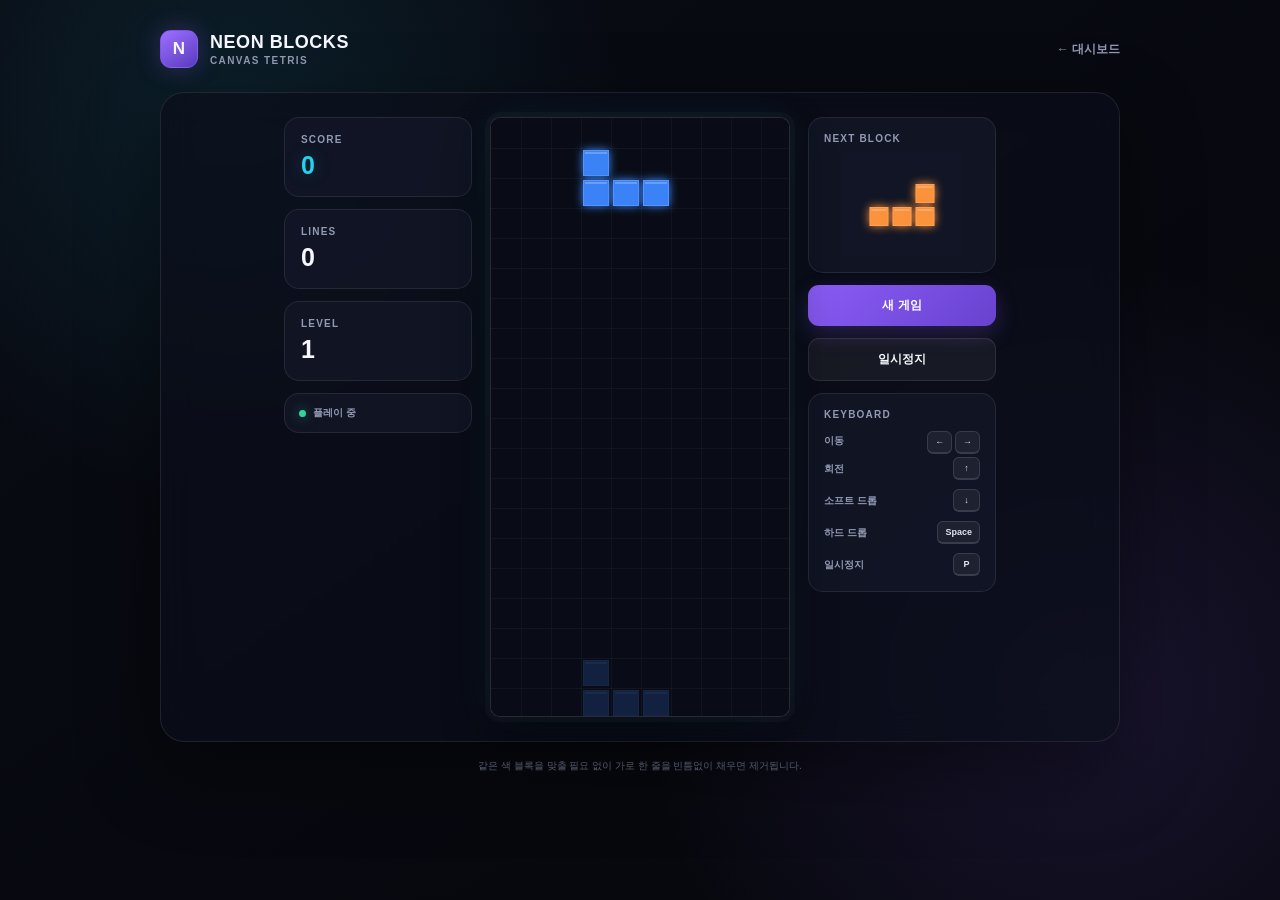
<file: index2.html>
<!DOCTYPE html>
<html lang="ko">
<head>
    <meta charset="UTF-8">
    <meta name="viewport" content="width=device-width, initial-scale=1.0">
    <meta name="description" content="HTML Canvas로 만든 테트리스 게임">
    <link rel="icon" href="data:image/svg+xml,%3Csvg xmlns='http://www.w3.org/2000/svg' viewBox='0 0 100 100'%3E%3Ctext y='.9em' font-size='90'%3E🟪%3C/text%3E%3C/svg%3E">
    <title>NEON BLOCKS · Tetris</title>

    <style>
        :root {
            color-scheme: dark;
            --bg: #080a12;
            --panel: rgba(18, 22, 38, 0.88);
            --panel-strong: #111525;
            --line: rgba(255, 255, 255, 0.09);
            --text: #f7f8ff;
            --muted: #939bb4;
            --violet: #8b5cf6;
            --cyan: #22d3ee;
            --green: #34d399;
            --shadow: 0 28px 80px rgba(0, 0, 0, 0.42);
        }

        * {
            box-sizing: border-box;
        }

        html,
        body {
            min-height: 100%;
        }

        body {
            margin: 0;
            overflow-x: hidden;
            background:
                radial-gradient(circle at 18% 12%, rgba(34, 211, 238, 0.1), transparent 30%),
                radial-gradient(circle at 85% 78%, rgba(139, 92, 246, 0.14), transparent 34%),
                linear-gradient(145deg, #090b14 0%, #06070c 100%);
            color: var(--text);
            font-family: Inter, Pretendard, -apple-system, BlinkMacSystemFont,
                "Segoe UI", "Noto Sans KR", sans-serif;
            -webkit-font-smoothing: antialiased;
        }

        button {
            font: inherit;
        }

        .ambient-grid {
            position: fixed;
            inset: 0;
            z-index: -1;
            opacity: 0.24;
            background-image:
                linear-gradient(rgba(255, 255, 255, 0.025) 1px, transparent 1px),
                linear-gradient(90deg, rgba(255, 255, 255, 0.025) 1px, transparent 1px);
            background-size: 34px 34px;
            mask-image: linear-gradient(to bottom, black, transparent 88%);
            pointer-events: none;
        }

        .app {
            width: min(960px, calc(100% - 32px));
            margin: 0 auto;
            padding: 30px 0 48px;
        }

        .topbar {
            display: flex;
            align-items: center;
            justify-content: space-between;
            margin-bottom: 24px;
        }

        .brand {
            display: flex;
            align-items: center;
            gap: 12px;
        }

        .brand-mark {
            width: 38px;
            height: 38px;
            display: grid;
            place-items: center;
            border: 1px solid rgba(139, 92, 246, 0.5);
            border-radius: 11px;
            background: linear-gradient(145deg, #9d70ff, #5b3dc4);
            box-shadow: 0 0 25px rgba(139, 92, 246, 0.3);
            font-size: 17px;
            font-weight: 900;
        }

        .brand-name {
            font-size: 18px;
            font-weight: 900;
            letter-spacing: 0.03em;
        }

        .brand-subtitle {
            display: block;
            margin-top: 2px;
            color: var(--muted);
            font-size: 10px;
            font-weight: 700;
            letter-spacing: 0.14em;
        }

        .back-link {
            color: var(--muted);
            font-size: 12px;
            font-weight: 700;
            text-decoration: none;
        }

        .back-link:hover {
            color: var(--text);
        }

        .game-shell {
            display: grid;
            grid-template-columns: 188px 300px 188px;
            justify-content: center;
            gap: 18px;
            padding: 24px;
            border: 1px solid var(--line);
            border-radius: 24px;
            background: rgba(12, 15, 27, 0.72);
            box-shadow: var(--shadow);
            backdrop-filter: blur(18px);
        }

        .side-panel {
            display: flex;
            flex-direction: column;
            gap: 12px;
        }

        .panel-card {
            border: 1px solid var(--line);
            border-radius: 15px;
            background: var(--panel);
        }

        .stat-card {
            padding: 16px;
        }

        .stat-label,
        .panel-label {
            display: block;
            color: var(--muted);
            font-size: 10px;
            font-weight: 800;
            letter-spacing: 0.12em;
            text-transform: uppercase;
        }

        .stat-value {
            display: block;
            margin-top: 6px;
            font-variant-numeric: tabular-nums;
            font-size: 25px;
            font-weight: 900;
            letter-spacing: -0.04em;
        }

        .stat-accent {
            color: var(--cyan);
            text-shadow: 0 0 18px rgba(34, 211, 238, 0.25);
        }

        .board-wrap {
            position: relative;
            width: 300px;
            height: 600px;
            overflow: hidden;
            border: 1px solid rgba(255, 255, 255, 0.13);
            border-radius: 10px;
            background: #090c16;
            box-shadow:
                0 0 0 5px rgba(255, 255, 255, 0.025),
                0 20px 46px rgba(0, 0, 0, 0.42),
                0 0 38px rgba(34, 211, 238, 0.07);
        }

        #game-canvas {
            width: 300px;
            height: 600px;
            display: block;
        }

        .game-overlay {
            position: absolute;
            inset: 0;
            display: grid;
            place-items: center;
            padding: 26px;
            opacity: 0;
            visibility: hidden;
            background: rgba(5, 7, 13, 0.82);
            backdrop-filter: blur(6px);
            transition: opacity 180ms ease, visibility 180ms ease;
        }

        .game-overlay.visible {
            opacity: 1;
            visibility: visible;
        }

        .overlay-content {
            text-align: center;
        }

        .overlay-kicker {
            color: var(--cyan);
            font-size: 10px;
            font-weight: 900;
            letter-spacing: 0.18em;
            text-transform: uppercase;
        }

        .overlay-title {
            margin: 9px 0 7px;
            font-size: 30px;
            letter-spacing: -0.05em;
        }

        .overlay-description {
            margin: 0 0 20px;
            color: var(--muted);
            font-size: 12px;
            line-height: 1.6;
        }

        .primary-button,
        .secondary-button {
            width: 100%;
            border: 0;
            border-radius: 11px;
            padding: 12px 14px;
            cursor: pointer;
            font-size: 12px;
            font-weight: 850;
            transition: transform 120ms ease, filter 120ms ease;
        }

        .primary-button {
            color: #fff;
            background: linear-gradient(135deg, #8b5cf6, #6842cf);
            box-shadow: 0 8px 22px rgba(139, 92, 246, 0.24);
        }

        .secondary-button {
            color: var(--text);
            border: 1px solid var(--line);
            background: rgba(255, 255, 255, 0.055);
        }

        .primary-button:hover,
        .secondary-button:hover {
            filter: brightness(1.12);
        }

        .primary-button:active,
        .secondary-button:active {
            transform: translateY(1px);
        }

        .next-card {
            padding: 15px;
        }

        #next-canvas {
            width: 120px;
            height: 104px;
            display: block;
            margin: 9px auto 0;
        }

        .controls-card {
            padding: 15px;
        }

        .key-list {
            display: grid;
            gap: 9px;
            margin-top: 14px;
        }

        .key-row {
            display: flex;
            align-items: center;
            justify-content: space-between;
            color: var(--muted);
            font-size: 10px;
            font-weight: 650;
        }

        kbd {
            min-width: 27px;
            padding: 5px 7px;
            border: 1px solid rgba(255, 255, 255, 0.12);
            border-bottom-width: 2px;
            border-radius: 6px;
            color: #dfe4f3;
            background: rgba(255, 255, 255, 0.06);
            font-family: inherit;
            font-size: 9px;
            font-weight: 800;
            text-align: center;
        }

        .status {
            display: flex;
            align-items: center;
            gap: 7px;
            padding: 12px 14px;
            color: var(--muted);
            font-size: 10px;
            font-weight: 750;
        }

        .status-dot {
            width: 7px;
            height: 7px;
            border-radius: 50%;
            background: var(--green);
            box-shadow: 0 0 12px rgba(52, 211, 153, 0.55);
        }

        .status.paused .status-dot {
            background: var(--orange);
            box-shadow: 0 0 12px rgba(245, 158, 11, 0.45);
        }

        .status.over .status-dot {
            background: #f43f5e;
            box-shadow: 0 0 12px rgba(244, 63, 94, 0.45);
        }

        .mobile-controls {
            display: none;
            grid-template-columns: repeat(5, 1fr);
            gap: 8px;
            margin-top: 16px;
        }

        .mobile-control {
            min-height: 50px;
            border: 1px solid var(--line);
            border-radius: 12px;
            color: var(--text);
            background: var(--panel);
            cursor: pointer;
            font-size: 17px;
            font-weight: 900;
            touch-action: manipulation;
        }

        .mobile-control:active {
            color: var(--cyan);
            background: rgba(34, 211, 238, 0.1);
        }

        .help-text {
            margin: 16px 0 0;
            color: #6f7890;
            font-size: 10px;
            line-height: 1.6;
            text-align: center;
        }

        @media (max-width: 760px) {
            .app {
                width: min(100% - 20px, 560px);
                padding-top: 18px;
            }

            .game-shell {
                grid-template-columns: 1fr 1fr;
                gap: 12px;
                padding: 14px;
            }

            .board-wrap {
                grid-column: 1 / -1;
                grid-row: 1;
                justify-self: center;
            }

            .side-panel.left,
            .side-panel.right {
                grid-row: 2;
            }

            .controls-card {
                display: none;
            }

            .mobile-controls {
                display: grid;
            }
        }

        @media (max-width: 380px) {
            .game-shell {
                margin-inline: -4px;
                padding-inline: 8px;
            }

            .board-wrap,
            #game-canvas {
                width: 280px;
            }

            .board-wrap {
                height: 560px;
            }

            #game-canvas {
                height: 560px;
            }
        }
    </style>
</head>

<body>
    <div class="ambient-grid" aria-hidden="true"></div>

    <main class="app">
        <header class="topbar">
            <div class="brand">
                <span class="brand-mark" aria-hidden="true">N</span>
                <div>
                    <span class="brand-name">NEON BLOCKS</span>
                    <span class="brand-subtitle">CANVAS TETRIS</span>
                </div>
            </div>
            <a class="back-link" href="/">← 대시보드</a>
        </header>

        <section class="game-shell" aria-label="테트리스 게임">
            <aside class="side-panel left">
                <div class="panel-card stat-card">
                    <span class="stat-label">Score</span>
                    <strong class="stat-value stat-accent" id="score">0</strong>
                </div>
                <div class="panel-card stat-card">
                    <span class="stat-label">Lines</span>
                    <strong class="stat-value" id="lines">0</strong>
                </div>
                <div class="panel-card stat-card">
                    <span class="stat-label">Level</span>
                    <strong class="stat-value" id="level">1</strong>
                </div>
                <div class="panel-card status" id="status" role="status" aria-live="polite">
                    <span class="status-dot" aria-hidden="true"></span>
                    <span id="status-text">플레이 중</span>
                </div>
            </aside>

            <div class="board-wrap">
                <canvas id="game-canvas" aria-label="테트리스 플레이 영역">
                    브라우저가 Canvas를 지원하지 않습니다.
                </canvas>
                <div class="game-overlay" id="game-overlay">
                    <div class="overlay-content">
                        <span class="overlay-kicker" id="overlay-kicker">Game paused</span>
                        <h1 class="overlay-title" id="overlay-title">일시정지</h1>
                        <p class="overlay-description" id="overlay-description">
                            준비되면 게임을 계속하세요.
                        </p>
                        <button class="primary-button" id="overlay-button" type="button">
                            계속하기
                        </button>
                    </div>
                </div>
            </div>

            <aside class="side-panel right">
                <div class="panel-card next-card">
                    <span class="panel-label">Next block</span>
                    <canvas id="next-canvas" aria-label="다음 블록 미리보기"></canvas>
                </div>

                <button class="primary-button" id="restart-button" type="button">
                    새 게임
                </button>
                <button class="secondary-button" id="pause-button" type="button">
                    일시정지
                </button>

                <div class="panel-card controls-card">
                    <span class="panel-label">Keyboard</span>
                    <div class="key-list">
                        <div class="key-row"><span>이동</span><span><kbd>←</kbd> <kbd>→</kbd></span></div>
                        <div class="key-row"><span>회전</span><kbd>↑</kbd></div>
                        <div class="key-row"><span>소프트 드롭</span><kbd>↓</kbd></div>
                        <div class="key-row"><span>하드 드롭</span><kbd>Space</kbd></div>
                        <div class="key-row"><span>일시정지</span><kbd>P</kbd></div>
                    </div>
                </div>
            </aside>
        </section>

        <nav class="mobile-controls" aria-label="모바일 게임 조작">
            <button class="mobile-control" type="button" data-action="left" aria-label="왼쪽 이동">←</button>
            <button class="mobile-control" type="button" data-action="rotate" aria-label="회전">↻</button>
            <button class="mobile-control" type="button" data-action="down" aria-label="아래 이동">↓</button>
            <button class="mobile-control" type="button" data-action="right" aria-label="오른쪽 이동">→</button>
            <button class="mobile-control" type="button" data-action="drop" aria-label="하드 드롭">⇊</button>
        </nav>

        <p class="help-text">
            같은 색 블록을 맞출 필요 없이 가로 한 줄을 빈틈없이 채우면 제거됩니다.
        </p>
    </main>

    <script>
        // 게임 보드와 블록의 기본 규격입니다.
        const COLS = 10;
        const ROWS = 20;
        const BLOCK_SIZE = 30;
        const SCORE_TABLE = [0, 100, 300, 500, 800];

        const PIECES = {
            I: {
                color: "#22d3ee",
                shape: [[1, 1, 1, 1]]
            },
            J: {
                color: "#3b82f6",
                shape: [[1, 0, 0], [1, 1, 1]]
            },
            L: {
                color: "#fb923c",
                shape: [[0, 0, 1], [1, 1, 1]]
            },
            O: {
                color: "#facc15",
                shape: [[1, 1], [1, 1]]
            },
            S: {
                color: "#34d399",
                shape: [[0, 1, 1], [1, 1, 0]]
            },
            T: {
                color: "#a78bfa",
                shape: [[0, 1, 0], [1, 1, 1]]
            },
            Z: {
                color: "#fb7185",
                shape: [[1, 1, 0], [0, 1, 1]]
            }
        };

        const canvas = document.querySelector("#game-canvas");
        const context = canvas.getContext("2d");
        const nextCanvas = document.querySelector("#next-canvas");
        const nextContext = nextCanvas.getContext("2d");

        let board;
        let activePiece;
        let nextType;
        let pieceBag = [];
        let score;
        let lines;
        let level;
        let dropInterval;
        let dropCounter;
        let previousTime;
        let paused;
        let gameOver;
        let animationId;

        // 고해상도 화면에서도 Canvas가 선명하게 보이도록 픽셀 비율을 맞춥니다.
        function setupCanvas(target, targetContext, width, height) {
            const ratio = window.devicePixelRatio || 1;
            target.width = width * ratio;
            target.height = height * ratio;
            targetContext.setTransform(ratio, 0, 0, ratio, 0, 0);
        }

        setupCanvas(canvas, context, COLS * BLOCK_SIZE, ROWS * BLOCK_SIZE);
        setupCanvas(nextCanvas, nextContext, 120, 104);

        // 7종 블록을 한 번씩 섞어 사용하는 bag 방식으로 다음 블록을 선택합니다.
        function takeFromBag() {
            if (pieceBag.length === 0) {
                pieceBag = Object.keys(PIECES);
                for (let index = pieceBag.length - 1; index > 0; index -= 1) {
                    const randomIndex = Math.floor(Math.random() * (index + 1));
                    [pieceBag[index], pieceBag[randomIndex]] =
                        [pieceBag[randomIndex], pieceBag[index]];
                }
            }
            return pieceBag.pop();
        }

        function cloneMatrix(matrix) {
            return matrix.map((row) => [...row]);
        }

        function createPiece(type) {
            const matrix = cloneMatrix(PIECES[type].shape);
            return {
                type,
                matrix,
                row: 0,
                col: Math.floor((COLS - matrix[0].length) / 2)
            };
        }

        function spawnPiece() {
            activePiece = createPiece(nextType || takeFromBag());
            nextType = takeFromBag();
            drawNextPiece();

            if (hasCollision(activePiece, 0, 0, activePiece.matrix)) {
                endGame();
            }
        }

        // 이동하거나 회전한 블록이 벽·바닥·쌓인 블록과 겹치는지 검사합니다.
        function hasCollision(piece, rowOffset, colOffset, matrix) {
            for (let row = 0; row < matrix.length; row += 1) {
                for (let col = 0; col < matrix[row].length; col += 1) {
                    if (!matrix[row][col]) {
                        continue;
                    }

                    const boardRow = piece.row + row + rowOffset;
                    const boardCol = piece.col + col + colOffset;

                    if (
                        boardCol < 0 ||
                        boardCol >= COLS ||
                        boardRow >= ROWS ||
                        (boardRow >= 0 && board[boardRow][boardCol])
                    ) {
                        return true;
                    }
                }
            }
            return false;
        }

        function movePiece(colOffset) {
            if (paused || gameOver) {
                return;
            }
            if (!hasCollision(activePiece, 0, colOffset, activePiece.matrix)) {
                activePiece.col += colOffset;
                draw();
            }
        }

        function softDrop(manual = true) {
            if (paused || gameOver) {
                return;
            }

            if (!hasCollision(activePiece, 1, 0, activePiece.matrix)) {
                activePiece.row += 1;
                if (manual) {
                    score += 1;
                    updateStats();
                }
            } else {
                lockPiece();
            }
            dropCounter = 0;
            draw();
        }

        function hardDrop() {
            if (paused || gameOver) {
                return;
            }

            let distance = 0;
            while (!hasCollision(activePiece, 1, 0, activePiece.matrix)) {
                activePiece.row += 1;
                distance += 1;
            }
            score += distance * 2;
            lockPiece();
            dropCounter = 0;
            draw();
        }

        function rotatePiece() {
            if (paused || gameOver) {
                return;
            }

            const rotated = activePiece.matrix[0].map((_, column) =>
                activePiece.matrix.map((row) => row[column]).reverse()
            );

            for (const kick of [0, -1, 1, -2, 2]) {
                if (!hasCollision(activePiece, 0, kick, rotated)) {
                    activePiece.matrix = rotated;
                    activePiece.col += kick;
                    draw();
                    return;
                }
            }
        }

        // 바닥에 닿은 블록을 보드에 합치고 완성된 줄을 제거합니다.
        function lockPiece() {
            activePiece.matrix.forEach((row, rowIndex) => {
                row.forEach((value, colIndex) => {
                    if (value) {
                        const boardRow = activePiece.row + rowIndex;
                        if (boardRow >= 0) {
                            board[boardRow][activePiece.col + colIndex] =
                                activePiece.type;
                        }
                    }
                });
            });

            clearCompletedLines();
            spawnPiece();
            updateStats();
        }

        function clearCompletedLines() {
            let cleared = 0;

            for (let row = ROWS - 1; row >= 0; row -= 1) {
                if (board[row].every(Boolean)) {
                    board.splice(row, 1);
                    board.unshift(Array(COLS).fill(null));
                    cleared += 1;
                    row += 1;
                }
            }

            if (cleared > 0) {
                score += SCORE_TABLE[cleared] * level;
                lines += cleared;
                level = Math.floor(lines / 10) + 1;
                dropInterval = Math.max(90, 850 - (level - 1) * 65);
            }
        }

        // 현재 블록 아래의 착지 예상 위치를 계산해 고스트 블록으로 표시합니다.
        function getGhostRow() {
            let offset = 0;
            while (!hasCollision(activePiece, offset + 1, 0, activePiece.matrix)) {
                offset += 1;
            }
            return activePiece.row + offset;
        }

        function drawCell(targetContext, col, row, color, size, alpha = 1) {
            const x = col * size;
            const y = row * size;

            targetContext.save();
            targetContext.globalAlpha = alpha;
            targetContext.fillStyle = color;
            targetContext.shadowColor = color;
            targetContext.shadowBlur = alpha === 1 ? 10 : 0;
            targetContext.fillRect(x + 2, y + 2, size - 4, size - 4);
            targetContext.shadowBlur = 0;
            targetContext.fillStyle = "rgba(255,255,255,0.22)";
            targetContext.fillRect(x + 4, y + 4, size - 8, 2);
            targetContext.strokeStyle = "rgba(255,255,255,0.14)";
            targetContext.strokeRect(x + 2.5, y + 2.5, size - 5, size - 5);
            targetContext.restore();
        }

        function drawMatrix(matrix, offsetCol, offsetRow, type, alpha = 1) {
            matrix.forEach((row, rowIndex) => {
                row.forEach((value, colIndex) => {
                    if (value && offsetRow + rowIndex >= 0) {
                        drawCell(
                            context,
                            offsetCol + colIndex,
                            offsetRow + rowIndex,
                            PIECES[type].color,
                            BLOCK_SIZE,
                            alpha
                        );
                    }
                });
            });
        }

        function drawBoardBackground() {
            context.fillStyle = "#090c16";
            context.fillRect(0, 0, COLS * BLOCK_SIZE, ROWS * BLOCK_SIZE);
            context.strokeStyle = "rgba(255,255,255,0.035)";
            context.lineWidth = 1;

            for (let col = 1; col < COLS; col += 1) {
                context.beginPath();
                context.moveTo(col * BLOCK_SIZE + 0.5, 0);
                context.lineTo(col * BLOCK_SIZE + 0.5, ROWS * BLOCK_SIZE);
                context.stroke();
            }
            for (let row = 1; row < ROWS; row += 1) {
                context.beginPath();
                context.moveTo(0, row * BLOCK_SIZE + 0.5);
                context.lineTo(COLS * BLOCK_SIZE, row * BLOCK_SIZE + 0.5);
                context.stroke();
            }
        }

        function draw() {
            drawBoardBackground();

            board.forEach((row, rowIndex) => {
                row.forEach((type, colIndex) => {
                    if (type) {
                        drawCell(
                            context,
                            colIndex,
                            rowIndex,
                            PIECES[type].color,
                            BLOCK_SIZE
                        );
                    }
                });
            });

            if (activePiece && !gameOver) {
                drawMatrix(
                    activePiece.matrix,
                    activePiece.col,
                    getGhostRow(),
                    activePiece.type,
                    0.18
                );
                drawMatrix(
                    activePiece.matrix,
                    activePiece.col,
                    activePiece.row,
                    activePiece.type
                );
            }
        }

        function drawNextPiece() {
            nextContext.clearRect(0, 0, 120, 104);
            nextContext.fillStyle = "#111525";
            nextContext.fillRect(0, 0, 120, 104);

            const matrix = PIECES[nextType].shape;
            const size = 23;
            const width = matrix[0].length * size;
            const height = matrix.length * size;
            const offsetX = (120 - width) / 2;
            const offsetY = (104 - height) / 2;

            matrix.forEach((row, rowIndex) => {
                row.forEach((value, colIndex) => {
                    if (value) {
                        nextContext.save();
                        nextContext.translate(offsetX, offsetY);
                        drawCell(
                            nextContext,
                            colIndex,
                            rowIndex,
                            PIECES[nextType].color,
                            size
                        );
                        nextContext.restore();
                    }
                });
            });
        }

        function updateStats() {
            document.querySelector("#score").textContent =
                score.toLocaleString("ko-KR");
            document.querySelector("#lines").textContent = lines;
            document.querySelector("#level").textContent = level;
        }

        function setStatus(type, text) {
            const status = document.querySelector("#status");
            status.className = `panel-card status ${type}`;
            document.querySelector("#status-text").textContent = text;
        }

        function showOverlay(kicker, title, description, buttonText) {
            document.querySelector("#overlay-kicker").textContent = kicker;
            document.querySelector("#overlay-title").textContent = title;
            document.querySelector("#overlay-description").textContent = description;
            document.querySelector("#overlay-button").textContent = buttonText;
            document.querySelector("#game-overlay").classList.add("visible");
        }

        function hideOverlay() {
            document.querySelector("#game-overlay").classList.remove("visible");
        }

        function togglePause() {
            if (gameOver) {
                startGame();
                return;
            }

            paused = !paused;
            document.querySelector("#pause-button").textContent =
                paused ? "계속하기" : "일시정지";

            if (paused) {
                showOverlay(
                    "Game paused",
                    "일시정지",
                    "준비되면 현재 게임을 계속하세요.",
                    "계속하기"
                );
                setStatus("paused", "일시정지");
            } else {
                hideOverlay();
                setStatus("", "플레이 중");
                previousTime = performance.now();
            }
        }

        function endGame() {
            gameOver = true;
            setStatus("over", "게임 종료");
            document.querySelector("#pause-button").textContent = "일시정지";
            showOverlay(
                "Game over",
                "게임 종료",
                `최종 점수 ${score.toLocaleString("ko-KR")}점 · ${lines}줄 제거`,
                "다시 시작"
            );
        }

        function startGame() {
            board = Array.from({ length: ROWS }, () => Array(COLS).fill(null));
            pieceBag = [];
            nextType = takeFromBag();
            score = 0;
            lines = 0;
            level = 1;
            dropInterval = 850;
            dropCounter = 0;
            previousTime = performance.now();
            paused = false;
            gameOver = false;

            hideOverlay();
            setStatus("", "플레이 중");
            document.querySelector("#pause-button").textContent = "일시정지";
            spawnPiece();
            updateStats();
            draw();

            if (animationId) {
                cancelAnimationFrame(animationId);
            }
            animationId = requestAnimationFrame(gameLoop);
        }

        function gameLoop(time = 0) {
            const delta = time - previousTime;
            previousTime = time;

            if (!paused && !gameOver) {
                dropCounter += delta;
                if (dropCounter >= dropInterval) {
                    softDrop(false);
                }
                draw();
            }

            animationId = requestAnimationFrame(gameLoop);
        }

        function performAction(action) {
            const actions = {
                left: () => movePiece(-1),
                right: () => movePiece(1),
                rotate: rotatePiece,
                down: () => softDrop(true),
                drop: hardDrop
            };
            actions[action]?.();
        }

        window.addEventListener("keydown", (event) => {
            const keyActions = {
                ArrowLeft: "left",
                ArrowRight: "right",
                ArrowUp: "rotate",
                ArrowDown: "down",
                " ": "drop"
            };

            if (keyActions[event.key]) {
                event.preventDefault();
                performAction(keyActions[event.key]);
            } else if (event.key.toLowerCase() === "p") {
                event.preventDefault();
                togglePause();
            }
        });

        document.querySelectorAll("[data-action]").forEach((button) => {
            button.addEventListener("pointerdown", (event) => {
                event.preventDefault();
                performAction(button.dataset.action);
            });
        });

        document.querySelector("#restart-button").addEventListener("click", startGame);
        document.querySelector("#pause-button").addEventListener("click", togglePause);
        document.querySelector("#overlay-button").addEventListener("click", () => {
            if (gameOver) {
                startGame();
            } else {
                togglePause();
            }
        });

        startGame();
    </script>
</body>
</html>
</file>
